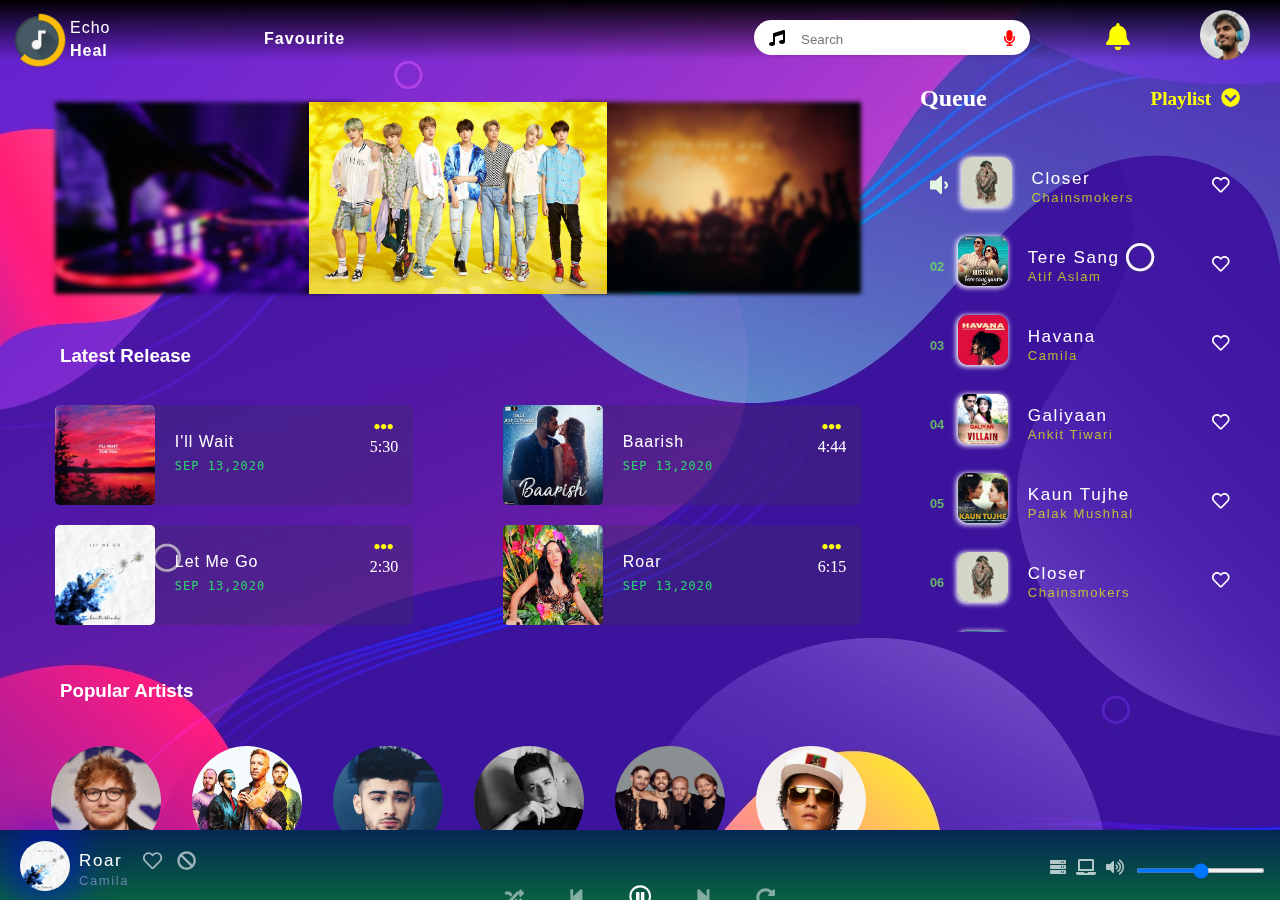
<file: index.html>
<!-- 
THIS PROJECT IS COMPLETELY MADE USING HTML AND CSS AND USES NO FRAMEWORKS

THIS PLAYER IS JUST THE FRONTEND WITHOUT JAVA SCRIPT AND HENCE NO FUNCTIONALITY

THIS WEBPAGE IS FULLY RESPONSIVE AS FAR AS POSSIBLE

THIS PLAYER HAVE A ISSUE IN CRAOUSEL SECTION 
		
		ISSUE :  on hovering over the first carousel , second carousel gets blur , but this is not done on 				hovering on third carousel 

		REASON : We dont have any selector in css to select the div above that div , that is why it fails on       h         hovering over third carousel because second carousel is above it in html code

		SOLUTION : We can solve it using JS (not taught till now).

THIS PAGE WILL TAKE YOU TO ANOTHER WEBPAGE I.E. ARTIST PAGE IF U SELECT ANY ARTIST 

NOTE :::: THIS FILE IS PROPERLY COMMENTED , INFACT READING ONLY THE COMMENTS WILL EXPLAIN YOU THE WHOLE PROJECT


 -->



<!DOCTYPE html>
<html>
<head>
	<!-- Echo Heal is the title of the page and also the name of music player -->
	<title>Echo Heal</title>

	<!-- This is viewport meta data -->
	<meta charset="utf-8" name="viewport" content="initial-scale=1 , width=device-width">

	<!-- Font Awesome Icons Are used completely offline -->
	<link href="fontawesome/css/all.css" rel="stylesheet">
	<script defer src="fontawesome/js/all.js"></script>
	<link href="fontawesome/css/fontawesome.css" rel="stylesheet">
  	<link href="fontawesome/css/brands.css" rel="stylesheet">
  	<link href="fontawesome/css/solid.css" rel="stylesheet">
  	<script defer src="fontawesome/js/brands.js"></script>
  	<script defer src="fontawesome/js/solid.js"></script>
  	<script defer src="fontawesome/js/fontawesome.js"></script>

  	<!-- Stylesheet of this page -->
	<link rel="stylesheet" type="text/css" href="style.css">

	<!-- this adds shortcut icon to the webpage -->
	<link rel="icon" type="image/x-icon" href="media/logo.png">

	<!-- Font awesome online files are also included for the cases when icons are not available offline -->
	<link rel="stylesheet" type="text/css" href="https://use.fontawesome.com/releases/v5.7.1/css/all.css" integrity="sha384-fnmOCqbTlWIlj8LyTjo7mOUStjsKC4pOpQbqyi7RrhN7udi9RwhKkMHpvLbHG9Sr" crossorigin="anonymous">
</head>
<body>
	<!-- *******************************************************************************************
		*********************************************************************************************
		****************************                           **************************************
		****************************        TOP NAV BAR        **************************************
		****************************                           **************************************
		*********************************************************************************************
		******************************************************************************************** 
	-->
	<!-- This section makes the top part of the webpage -->
	<nav >
		<div id="logo"><a href="#"><img src="media/logo.png"></a></div>
		<div id="player-name">Echo<br><b>Heal</b></div>
		<div id="favourite-icon"><i class="fas fa-heart"></i></div>
		<div id="favourite">Favourite</div>
		<!-- this div makes the search box -->
		<div id="search">
			<span id="music"><i class="fas fa-music"></i></span>
			<input type="text" name="search-query" placeholder="Search">
			<span id="microphone"><i class="fas fa-microphone"></i></span>
		</div>
		<div id="notification"><i class="fas fa-bell"></i></div>
		<div id="user"><img src="media/profile.jpg"></div>
	</nav>

	<!-- *******************************************************************************************
		*********************************************************************************************
		****************************                           **************************************
		****************************        MAIN SECTION       **************************************
		****************************                           **************************************
		*********************************************************************************************
		********************************************************************************************
	-->

	<!-- Here starts the main section of the -->
	 <main>


	 	<!-- First section is carousel section which has 3 images -->
		<section id="carousel">
			<div id="carousel1"><img src="media/carousel/carousel1.jpg"></div>
			<div id="carousel2"><img src="media/carousel/carousel2.jpg"></div>
			<div id="carousel3"><img src="media/carousel/carousel3.jpg"></div>
		</section>


		<!-- This heading is for the next section i.e. Latest Releases -->
		<h3 class="section-title">Latest Release</h3>
		<!-- here starts latest releases section -->
		<section id="release">
				<!-- now here every release is considered as a card which has its content
				1. Image
				2. Its Detail 
				
				Note ::::::   display-ib class is used to make the things inline block
				-->
				<div class="release-card">
					<!-- this is image -->
					<div class="release-card-image display-ib"><img src="media/latest english/I'll Wait.jpg"></div>
					<!-- this is detail -->
					<div class="release-card-detail display-ib">
						<!-- this is its name and date of release -->
						<div class="name-date display-ib"> I'll Wait<br><div class="release-date">SEP 13,2020</div></div>
						<!-- here starts the menu for that release -->
						<div class="option display-ib">
							<!-- this is the three dot for the menu to appear -->
							<div class="release-dropdown-icon"><i class="fas fa-ellipsis-h"></i></div>
							<!-- this is menu div , its display is none by default and is to block on hover over 3 dots on th top --> 
							<div class="release-dropdown-menu">
								<ul type="none">
									<li><i class="fas fa-play-circle"></i>&nbsp;&nbsp;Play Now</li>
									<li><i class="fas fa-server"></i>&nbsp;&nbsp;Add to Queue</li>
									<li><i class="fas fa-music"></i>&nbsp;&nbsp;Add to Playlist</li>
									<li><i class="fas fa-info-circle"></i>&nbsp;&nbsp;Get Info</li>
								</ul>
							</div>
						</div>
						<!-- this is the time length of the song -->
						<div class="time">
							5:30
						</div>
					</div>
					<!-- I have given a functionality that on hovering over any release , a div appears with certain background image and a play button , this div is for the same purpose , by default , this div is hidden and appears only on hovering  -->
					<div class="hover-play">
						<div class="hover-play-button"><i class="fas fa-play"></i></div>
					</div>
				</div>

				<!-- release card 2 -->
				<div class="release-card">
					<div class="release-card-image display-ib"><img src="media/latest hindi/baarish.jpeg"></div>
					<div class="release-card-detail display-ib">
						 <div class="name-date display-ib">Baarish <br><div class="release-date">SEP 13,2020</div></div>
						<div class="option display-ib">
							<div class="release-dropdown-icon"><i class="fas fa-ellipsis-h"></i></div>
							<div class="release-dropdown-menu">
								<ul type="none">
									<li><i class="fas fa-play-circle"></i>&nbsp;&nbsp;Play Now</li>
									<li><i class="fas fa-server"></i>&nbsp;&nbsp;Add to Queue</li>
									<li><i class="fas fa-music"></i>&nbsp;&nbsp;Add to Playlist</li>
									<li><i class="fas fa-info-circle"></i>&nbsp;&nbsp;Get Info</li>
								</ul>
							</div>
						</div>
						<div class="time">
							4:44
						</div>
					</div>
					<div class="hover-play">
						<div class="hover-play-button"><i class="fas fa-play"></i></div>
					</div>
				</div>

				<!-- release card 3 -->
				<div class="release-card">
					<div class="release-card-image display-ib"><img src="media/latest english/let me go.jpg"></div>
					<div class="release-card-detail display-ib">
						<div class="name-date display-ib">Let Me Go <br><div class="release-date">SEP 13,2020</div></div>
						<div class="option display-ib">
							<div class="release-dropdown-icon"><i class="fas fa-ellipsis-h"></i></div>
							<div class="release-dropdown-menu">
								<ul type="none">
									<li><i class="fas fa-play-circle"></i>&nbsp;&nbsp;Play Now</li>
									<li><i class="fas fa-server"></i>&nbsp;&nbsp;Add to Queue</li>
									<li><i class="fas fa-music"></i>&nbsp;&nbsp;Add to Playlist</li>
									<li><i class="fas fa-info-circle"></i>&nbsp;&nbsp;Get Info</li>
								</ul>
							</div>
						</div>
						<div class="time">
							2:30
						</div>
					</div>
					<div class="hover-play">
						<div class="hover-play-button"><i class="fas fa-play"></i></div>
					</div>
				</div>

				<!-- release card 4 -->
				<div class="release-card">
					<div class="release-card-image display-ib"><img src="media/latest english/roar.jpg"></div>
					<div class="release-card-detail display-ib">
						<div class="name-date display-ib">Roar <br><div class="release-date">SEP 13,2020</div></div>
						<div class="option display-ib">
							<div class="release-dropdown-icon"><i class="fas fa-ellipsis-h"></i></div>
							<div class="release-dropdown-menu">
								<ul type="none">
									<li><i class="fas fa-play-circle"></i>&nbsp;&nbsp;Play Now</li>
									<li><i class="fas fa-server"></i>&nbsp;&nbsp;Add to Queue</li>
									<li><i class="fas fa-music"></i>&nbsp;&nbsp;Add to Playlist</li>
									<li><i class="fas fa-info-circle"></i>&nbsp;&nbsp;Get Info</li>
								</ul>
							</div>
						</div>
						<div class="time">
							6:15
						</div>
					</div>
					<div class="hover-play">
						<div class="hover-play-button"><i class="fas fa-play"></i></div>
					</div>
				</div>
				<!-- here ends the new releases section -->
		</section><br><br>






		<!-- This heading is for the next section i.e. Popular Artists -->
		<h3 class="section-title">Popular Artists</h3><br>
		<!-- here starts the artists section -->
		<section id="artists">
			<!-- this is the first content of the artists section 
			every content contains a figure with the image of artist and its cation as name -->
			<div class="artist-detail">
				<!-- this is image of the artist -->
				<figure class="artist-image">
					<img src="media/artists/ed-sheeran.jpg">
				</figure>
				<!-- this is name of the artist -->
				<figcaption class="artist-name">
					Ed Sheeran
				</figcaption>
				<!-- I have given a functionality that on hovering over any artist image , a div appears with certain background image and a play button , this div is for the same purpose , by default , this div is hidden and appears only on hovering  -->
				<div class="expand-artist">
					<a href="artist.html"><div class="expand-artist-icon"><i class="fas fa-play"></i></div></a>
				</div>
			</div>

			<!-- artist 2 -->
			<div class="artist-detail">
				<figure class="artist-image">
					<img src="media/artists/coldplay.jpg">
				</figure>
				<figcaption class="artist-name">
					Coldplay
				</figcaption>
				<div class="expand-artist">
					<a href="artist.html"><div class="expand-artist-icon"><i class="fas fa-play"></i></div></a>
				</div>
			</div>

			<!-- artist 3 -->
			<div class="artist-detail">
				<figure class="artist-image">
					<img src="media/artists/zayn.jpg">
				</figure>
				<figcaption class="artist-name">
					Zayn
				</figcaption>
				<div class="expand-artist">
					<a href="artist.html"><div class="expand-artist-icon"><i class="fas fa-play"></i></div></a>
				</div>
			</div>

			<!-- artist 4 -->
			<div class="artist-detail">
				<figure class="artist-image">
					<img src="media/artists/charlie-puth.jpg">
				</figure>
				<figcaption class="artist-name">
					Charlie Puth
				</figcaption>
				<div class="expand-artist">
					<a href="artist.html"><div class="expand-artist-icon"><i class="fas fa-play"></i></div></a>
				</div>
			</div>

			<!-- artist 5 -->
			<div class="artist-detail">
				<figure class="artist-image">
					<img src="media/artists/imagine-dragon.jpg">
				</figure>
				<figcaption class="artist-name">
					Imagine Dragon
				</figcaption>
				<div class="expand-artist">
					<a href="artist.html"><div class="expand-artist-icon"><i class="fas fa-play"></i></div></a>
				</div>
			</div>

			<!-- artist 6  -->
			<div class="artist-detail">
				<figure class="artist-image">
					<img src="media/artists/bruno-mars.jpg">
				</figure>
				<figcaption class="artist-name">
					Bruno Mars
				</figcaption>
				<div class="expand-artist">
					<a href="artist.html"><div class="expand-artist-icon"><i class="fas fa-play"></i></div></a>
				</div>
			</div>
			<!-- here ends the artists section -->
		</section>
		<br><br><br>


		<!-- ################ this is station section ################ -->
		<section id="stations">
		<!-- it has two parts 
		1. Logo 
		2. list of stations -->
			<div id="station-logo">
			<!-- logo has three layers 
			1. bottom
			2.mid
			3. top -->
				<div id="bottom">
					<div id="mid">
						<div id="top">
							<!-- top layer has a image and a word station -->
							<div><img src="media/logo.png"></div>
							<div id="station-title">Stations</div>
						</div>
					</div>
				</div>
			</div>
			<!-- here starts the list of statiopn -->
			<div id="station-list">
				<div class="station-detail">

					<div class="station-image"><img src="media/stations/workout.jpg"></div> <!-- station image -->
					<div class="station-name">
						<!-- station name -->
						<div>Workout</div>
					</div>
				</div>
				<div class="station-detail">
					<div class="station-image"><img src="media/stations/rock.jpg"></div>
					<div class="station-name">
						<div>Rock</div>
					</div>
				</div>
				<div class="station-detail">
					<div class="station-image"><img src="media/stations/pop.jpg"></div>
					<div class="station-name">
						<div>Pop</div>
					</div>
				</div>
				<div class="station-detail">
					<div class="station-image"><img src="media/stations/chill.jpg"></div>
					<div class="station-name">
						<div>Chill</div>
					</div>
				</div>
				<div class="station-detail">
					<div class="station-image"><img src="media/stations/love.jpg"></div>
					<div class="station-name">
						<div>Love</div>
					</div>
				</div>
				<div class="station-detail">
					<div class="station-image"><img src="media/stations/retro.jpg"></div>
					<div class="station-name">
						<div>Retro</div>
					</div>
				</div>
			</div>
		</section>

		<br><br><br>



		<!-- there is a category section also which has three categories
		1. party
		2. electronics
		3. road -->
		<!-- here starts the catrgory sectiom -->
		<section id="category">
			<!-- Every div has a card which contains a image i.e. theme and the category name -->
			<div class="category-card">
				<!-- this is category image -->
				<img src="media/category/party.jpg" class="category-card-background">
				<!-- this is category name -->
				<div class="category-card-name" id="party">Party</div>
			</div>
			<!-- this is second card -->
			<div class="category-card">
				<img src="media/category/electronic.jpg" class="category-card-background">
				<div class="category-card-name" id="electronic">Electronic</div>
			</div>
			<!-- this is third card -->
			<div class="category-card">
				<img src="media/category/road.jpg" class="category-card-background">
				<div class="category-card-name" id="road-trip">Road Trip</div>
			</div>
			<!-- here ends the category section -->
		</section><br>
		

		<!-- This heading is for the next section i.e. Latest English -->
		<h3 class="section-title">Latest English</h3>
		<!-- here starts the section  -->
		<section id="english">
			<!-- in this section every section contains a div which has a figure and its caption  -->
			<div>
				<!-- this is the song thumbnail image -->
				<figure>
					<img src="media/latest english/I'll Wait.jpg">
				</figure>
				<!-- figure caption contains song name and its date of release  -->
				<figcaption>
					<div class="english-name">I'll Wait</div>
					<div class="english-date"> SEP 11,2020</div>
				</figcaption>
			</div>
			<div>
				<figure>
					<img src="media/latest english/let me go.jpg">
				</figure>
				<figcaption>
					<div class="english-name">Let Me Go</div>
					<div class="english-date">SEP 09,2020</div>					
				</figcaption>
			</div>
			<div>
				<figure>
					<img src="media/latest english/qurantine clean.jpg">
				</figure>
				<figcaption>
					<div class="english-name">Quarantine Clean</div>
					<div class="english-date">AUG 31,2020</div>					
				</figcaption>
			</div>
			<div>
				<figure>
					<img src="media/latest english/roar.jpg">
				</figure>
				<figcaption>
					<div class="english-name">Roar</div>
					<div class="english-date">AUG 23,2020</div>	
				</figcaption>
			</div>
			<div>
				<figure>
					<img src="media/latest english/toosie slide.jpg">
				</figure>
				<figcaption>
					<div class="english-name">Toosie Slide</div>
					<div class="english-date">AUG 16,2020</div>					
				</figcaption>
			</div>
			<div>
				<figure>
					<img src="media/latest english/uptown funk.png">
				</figure>
				<figcaption>
					<div class="english-name">Uptown Funk</div>
					<div class="english-date">JUL 25,2020</div>
				</figcaption>
			</div>
			<!-- here ends the section of latest english releases  -->
		</section><br>



		<!-- This heading is for the next section i.e. Latest Hindi -->
		<h3 class="section-title">Latest Hindi</h3>
		<!-- here starts the section 

		NOTE :::: THIS SECTION IS TOTALLY SAME AS THE SECTION OF LATEST ENGLISH SO I HAVE USED SAME CLASSES AS WELL THAT IS WHY THE CLASS NAME OF HINDI SECTION CONTAINS ENGLISH WORD

		-->
		<section id="hindi">
			<div>
				<figure>
					<img src="media/latest hindi/baarish.jpeg">
				</figure>
				<figcaption>
					<div class="english-name">Baarish</div>
					<div class="english-date">JUL 25,2020</div>
				</figcaption>
			</div>
			<div>
				<figure>
					<img src="media/latest hindi/galiyaan.jpg">
				</figure>
				<figcaption>
					<div class="english-name">Galiyaan</div>
					<div class="english-date">AUG 16,2020</div>		
				</figcaption>
			</div>
			<div>
				<figure>
					<img src="media/latest hindi/tere sang yara.jpg">
				</figure>
				<figcaption>
					<div class="english-name">Tere Sang</div>
					<div class="english-date">AUG 23,2020</div>	
				</figcaption>
			</div>
			<div>
				<figure>
					<img src="media/latest hindi/giveme some sunshine.jpg">
				</figure>
				<figcaption>
					<div class="english-name">Sunshine</div>
					<div class="english-date">AUG 31,2020</div>		
				</figcaption>
			</div>
			<div>
				<figure>
					<img src="media/latest hindi/kaun tujhe.jpg">
				</figure>
				<figcaption>
					<div class="english-name">Kaun Tujhe</div>
					<div class="english-date">SEP 09,2020</div>	
				</figcaption>
			</div>
			<div>
				<figure>
					<img src="media/latest hindi/tera ban jaunga.jpg">
				</figure>
				<figcaption>
					<div class="english-name">Tera Ban Jauga</div>
					<div class="english-date"> SEP 11,2020</div>
				</figcaption>
			</div>
		</section>
		<br><br><br><br>
	</main>

	<!-- HERE ENDS THE MAIN SECTION -->




	 <!-- *******************************************************************************************
		*********************************************************************************************
		****************************                           **************************************
		****************************        ASIDE SECTION      **************************************
		****************************                           **************************************
		*********************************************************************************************
		********************************************************************************************  -->
	

	<!-- THIS ASIDE SECTION IS FOR THE SECTION ON THE RIGHT OF THE PAGE
		
		THIS SECTION CONTAINS TWO THINGS

		1. UPPER SECTION I.E. HEADING AND A DROP DOWM MENU 
		2. LIST OF SONGS 

	 -->
<aside>
		<!-- THIS IS THE UPPER SECTION OF ASIDE SECTION I.E. HEADING AND THE DROPDOWN MENU  -->
	<div id="left-arrow-menu"><i class="fas fa-angle-double-left"></i> <span id="more">More</span></div>
	<div id="aside-main">
		<div class="name-dropdown">
			<!-- THIS IS THE HEADING -->
			<div class="display-ib" id="aside-name">
				<h2>Queue</h2>
			</div>
			<!-- THIS IS THE DROPDOWN MENU -->
			<div class="display-ib" id="dropdown">
				<!-- THIS IS THE DROPDOWN ICON -->
				<div id="dropdown-icon"> Playlist &nbsp;<i class="fas fa-chevron-circle-down"></i></div>
				<!-- THIS IS DROPDOWN MENU , BY DEFAULT ITS DISPLAY IS NONE AND IT APPEARS ONLY ON HOVERING OVER THE DROPDOWN ICON  -->
				<div class="dropdown-menu">
					<ul type="none">
						<li class="playlist-button">Playlist</li>
						<hr>
						<li class="favourite-button">Favourite Songs</li>
					</ul>
				</div>
			</div>
		</div>

		<!-- HERE STARTS THE LIST ON SONGS -->
		<div id="queue-list">
			<!-- IT IS AN UNORDERED LSIT  -->
			<ul type="none">
				<li>
					<!-- EVERY LIST ITEM CONTAINS A NUMBERING , SONG IMAGE , SONG DETAIL AND FAVOIUITE BUTTON -->
					<div class="queue-item">
						<!-- THIS IS THE SEQUENCE NUMBER -->
						<div class="number display-ib" id="now-playing"><i class="fas fa-volume-down"></i></div>
						<!-- THIS IS THE SONG IMAGE -->
						<div class="queue-item-image display-ib"><img src="media/queue/closer.jpg"></div>
						<!-- THIS IS SONG DETAIL -->
						<div class="queue-item-detail display-ib">
							<div class="song">Closer</div>
							<div class="singer">Chainsmokers</div>
						</div>
						<!-- THIS IS THE FAVOURITE SONG ICON -->
						<div class="add-favourite display-ib"><i class="far fa-heart"></i></div>
					</div>
				</li>

				<!-- SECOND LIST ITEM -->
				<li>
					<div class="queue-item">
						<div class="number display-ib">02</div>
						<div class="queue-item-image display-ib"><img src="media/queue/tere sang yara.jpg"></div>
						<div class="queue-item-detail display-ib">
							<div class="song">Tere Sang</div>
							<div class="singer">Atif Aslam</div>
						</div>
						<div class="add-favourite display-ib"><i class="far fa-heart"></i></div>
					</div>
				</li>
				<li>
					<div class="queue-item">
						<div class="number display-ib">03</div>
						<div class="queue-item-image display-ib"><img src="media/queue/havana.jpg"></div>
						<div class="queue-item-detail display-ib">
							<div class="song">Havana</div>
							<div class="singer">Camila</div>
						</div>
						<div class="add-favourite display-ib"><i class="far fa-heart"></i></div>
					</div>
				</li>
				<li>
					<div class="queue-item">
						<div class="number display-ib">04</div>
						<div class="queue-item-image display-ib"><img src="media/queue/galiyaan.jpg"></div>
						<div class="queue-item-detail display-ib">
							<div class="song">Galiyaan</div>
							<div class="singer">Ankit Tiwari</div>
						</div>
						<div class="add-favourite display-ib"><i class="far fa-heart"></i></div>
					</div>
				</li>
				<li>
					<div class="queue-item">
						<div class="number display-ib">05</div>
						<div class="queue-item-image display-ib"><img src="media/queue/kaun tujhe.jpg"></div>
						<div class="queue-item-detail display-ib">
							<div class="song">Kaun Tujhe</div>
							<div class="singer">Palak Mushhal</div>
						</div>
						<div class="add-favourite display-ib"><i class="far fa-heart"></i></div>
					</div>
				</li>
				<li>
					<div class="queue-item">
						<div class="number display-ib">06</div>
						<div class="queue-item-image display-ib"><img src="media/queue/closer.jpg"></div>
						<div class="queue-item-detail display-ib">
							<div class="song">Closer</div>
							<div class="singer">Chainsmokers</div>
						</div>
						<div class="add-favourite display-ib"><i class="far fa-heart"></i></div>
					</div>
				</li>
				<li>
					<div class="queue-item">
						<div class="number display-ib">07</div>
						<div class="queue-item-image display-ib"><img src="media/queue/tere sang yara.jpg"></div>
						<div class="queue-item-detail display-ib">
							<div class="song">Tere Sang</div>
							<div class="singer">Atif Aslam</div>
						</div>
						<div class="add-favourite display-ib"><i class="far fa-heart"></i></div>
					</div>
				</li>
				<li>
					<div class="queue-item">
						<div class="number display-ib">08</div>
						<div class="queue-item-image display-ib"><img src="media/queue/havana.jpg"></div>
						<div class="queue-item-detail display-ib">
							<div class="song">Havana</div>
							<div class="singer">Camila</div>
						</div>
						<div class="add-favourite display-ib"><i class="far fa-heart"></i></div>
					</div>
				</li>
				<li>
					<div class="queue-item">
						<div class="number display-ib">09</div>
						<div class="queue-item-image display-ib"><img src="media/queue/havana.jpg"></div>
						<div class="queue-item-detail display-ib">
							<div class="song">Havana</div>
							<div class="singer">Camila</div>
						</div>
						<div class="add-favourite display-ib"><i class="far fa-heart"></i></div>
					</div>
				</li>
				<li>
					<div class="queue-item">
						<div class="number display-ib">10</div>
						<div class="queue-item-image display-ib"><img src="media/queue/kaun tujhe.jpg"></div>
						<div class="queue-item-detail display-ib">
							<div class="song">Kaun Tujhe</div>
							<div class="singer">Palak Mushhal</div>
						</div>
						<div class="add-favourite display-ib"><i class="far fa-heart"></i></div>
					</div>
				</li>
				<li>
					<div class="queue-item">
						<div class="number display-ib">11</div>
						<div class="queue-item-image display-ib"><img src="media/queue/closer.jpg"></div>
						<div class="queue-item-detail display-ib">
							<div class="song">Closer</div>
							<div class="singer">Chainsmokers</div>
						</div>
						<div class="add-favourite display-ib"><i class="far fa-heart"></i></div>
					</div>
				</li>
				<li>
					<div class="queue-item">
						<div class="number display-ib">12</div>
						<div class="queue-item-image display-ib"><img src="media/queue/tere sang yara.jpg"></div>
						<div class="queue-item-detail display-ib">
							<div class="song">Tere Sang</div>
							<div class="singer">Atif Aslam</div>
						</div>
						<div class="add-favourite display-ib"><i class="far fa-heart"></i></div>
					</div>
				</li>
				<li>
					<div class="queue-item">
						<div class="number display-ib">13</div>
						<div class="queue-item-image display-ib"><img src="media/queue/havana.jpg"></div>
						<div class="queue-item-detail display-ib">
							<div class="song">Havana</div>
							<div class="singer">Camila</div>
						</div>
						<div class="add-favourite display-ib"><i class="far fa-heart"></i></div>
					</div>
				</li>
				<li>
					<div class="queue-item">
						<div class="number display-ib">14</div>
						<div class="queue-item-image display-ib"><img src="media/queue/kaun tujhe.jpg"></div>
						<div class="queue-item-detail display-ib">
							<div class="song">Kaun Tujhe</div>
							<div class="singer">Palak Mushhal</div>
						</div>
						<div class="add-favourite display-ib"><i class="far fa-heart"></i></div>
					</div>
				</li>
				<li>
					<div class="queue-item">
						<div class="number display-ib">15</div>
						<div class="queue-item-image display-ib"><img src="media/queue/closer.jpg"></div>
						<div class="queue-item-detail display-ib">
							<div class="song">Closer</div>
							<div class="singer">Chainsmokers</div>
						</div>
						<div class="add-favourite display-ib"><i class="far fa-heart"></i></div>
					</div>
				</li>
				<br>
				<br>
			</ul>
		</div>
	</div>
		<!-- HERE ENDS THE ASIDE SECTION -->
	</aside>














<!-- 
	*******************************************************************************************
	*********************************************************************************************
	****************************                           **************************************
	****************************        FOOTER PLAYER      **************************************
	****************************                           **************************************
	*********************************************************************************************
	********************************************************************************************  -->

	<!-- HERE STARTS THE FOOTER SECTION OF THE PAGE WHICH IS BASICALLY THE PLAYER AND SHOWS ABOUT CURRENTLY PLAYING SONG -->
	
	<!-- THIS SECTION HAS THREE PARTS 
	1. DETAILS ABOUT CURRENT SONG
	2. CONTROLS
	3. OTHER CONTROLS -->
	<footer>

		<!-- THIS IS THE FIRST PART I.E. INFO OF THE SONG CURRENTLY PLAYED -->
		<div id="current-song">
			<!-- THIS IS SONG IMAGE -->
			<div id="current-song-image">
				<img src="media/latest english/let me go.jpg">
			</div>
			<!-- THIS IS NAME AND SINGER -->
			<div id="current-song-detail">
				<div class="song">Roar</div>
				<br>
				<div class="singer">Camila</div>
			</div>
			<!-- THIS IS FAVOURITE AND REMOVE BUTTON -->
			<div id="current-song-fn">
				<i class="far fa-heart"></i>
				&nbsp;
				<i class="fas fa-ban"></i>
			</div>
		</div>

		<!-- THIS SECTION CONTAINS THE CONTROLS AND IS NAMED AS PROGRESS BCZ ITS SHOWS THE PROGRESS OF THE SONG -->
		<!-- THIS SECTION CONTAINS TWO PARTS 
		1. CONTROLS AS A LIST
		2. SLIDER AS A RANGE TYPE OF INPUT -->
		<div id="progress">
			<!-- THESE ARE CONTROL ICONS -->
			<div id="progress-icons">
				<ul type="none" class="horizontal-list">
					<li><i class="fas fa-random"></i></li>
					<li><i class="fas fa-step-backward"></i></li>
					<li id="play-pause"><i class="far fa-pause-circle"></i></li>
					<li><i class="fas fa-step-forward"></i></li>
					<li><i class="fas fa-redo-alt"></i></li>
				</ul>
			</div>
			<!-- THIS A PROGRESS INDICATOR -->
			<div id="progress-bar">
				<span id="running-time">1:04</span>&nbsp;
				<input type="range" name="">&nbsp;
				<span id="total-time">5:37</span>
			</div>
		</div>
		<div id="volume">
			<!-- THIS I THE LAST PART AND CONTAINS VOLUME CONTROL AND SOME OTHER ICONS -->
			<ul type="none" class="horizontal-list">
				<li><i class="fas fa-server"></i></li>
				<li><i class="fas fa-laptop"></i></li>
				<li><i class="fas fa-volume-up"></i></li>
				<li id="volume-range"><input type="range" name=""></li>
			</ul>
		</div>
		<div id="expand" ><i class="fas fa-expand-alt"></i></div>

		<!-- HERE ENDS THE FOOTER SECTION -->
	</footer>
</body>
</html>
</file>
<file: style.css>
/*
THIS IS THE CSS FILE FOR THE MAIN PAGE 

NOTE ::: THIS CSS FILE IS PROPERLY COMMENTED WHEREVER REQUIRED 

NOTE ::: IN THIS FILE CSS CODE IS GROUPED INTO SECTION , 
		 
		 Eg. IF U WANT TO SEE THE CSS OF ARTIST SECTION , THEY ARE GROUPED SEPERATELY . 
				If you want to see the keyframes of animation . they are grouped together

*/


/*THIS IS BODY PROPERTIES*/
body{
	margin: 0;
	background-image: url(media/bg1.jpg); 
	position: fixed; /* i have made the page fixed , i.e. u can't scroll the page */
	width: 100%;
}

/*hided the scrollbar at the right of the browser*/
body::-webkit-scrollbar {
  display: none;
}

/*this is a common class used to set the display to inline block*/
.display-ib{
	display: inline-block;
}


/*******************************************************************************************
*********************************************************************************************
****************************                           **************************************
****************************  	 ANIMATION KEYFRAMES   **************************************
****************************                           **************************************
*********************************************************************************************
********************************************************************************************/
@keyframes zoom-in-zoom-out{
	/*zooms in and zooms out the content*/
	from{
		transform:scale(1);
	}
	to{
		transform:scale(1.1);
	}
}
@keyframes ring{
	/*used to ring and vibrate the notification bell  icon*/
	from{
		transform: rotate(-20deg);
	}
	to{
		transform: rotate(20deg);
	}
}
@keyframes rotating{
	/*used to constantly keep rotating the logo of the website at top left corner*/
	from{
		transform: rotate(-360deg);
	}
	to{
		transform: rotate(360deg);
	}
}
@keyframes hover-shadow-change{
	/*used to change the shadow on hover*/
	from{
		background-color: rgba(203,187,187,0.5);
	}
	to{
		background-color: rgba(203,187,187,0.4);
	}
}













/*******************************************************************************************
*********************************************************************************************
****************************                           **************************************
****************************  	    TOP NAV BAR        **************************************
****************************                           **************************************
*********************************************************************************************
********************************************************************************************/
/*top nav bar section */
nav{
	height: 50px;
	width: 100%;
	background-image: linear-gradient(black , transparent);
	padding-top:10px;
	display: flex; 
	position: relative;
}

/*logo image div*/
#logo{
	margin-left: 10px;
}

/*logo image*/
#logo img{
	height: 60px;
	width: 60px;
	animation: rotating 3s linear infinite ; /* the image always keeps rotating*/
}

/*player name just after the logo*/
#player-name{
	color: white;
	font-family: sans-serif;
	font-size: 1rem;
	margin-top: 6px;
	line-height: 23px;
	letter-spacing: 1px;
}

/*this is the property of heart shaped icon which is visible only at small pixel devices
i.e. Favourite word is substituted by heart icon*/
#favourite-icon{
	color: red;
	margin-left: 4%;
	margin-top: 10px;
	font-size: 2.5rem;
	animation: zoom-in-zoom-out 1s ease-in-out infinite alternate; /*zoom-in zoom-out effect*/
	display: none;/* initially i.e. at large pixel device display is none*/
}

/*favourite word at the top */
#favourite{
	color: white;
	margin-left: 12%;
	font-family: sans-serif;
	margin-top: 20px;
	font-size: 1rem;
	letter-spacing: 1px;
	font-weight: bold;
	animation: zoom-in-zoom-out 1s ease-in-out infinite alternate;/* it always zooms in zooms out*/
}

/*this is the property of searchbox div*/
#search{
	background-color: white;
	padding: 10px;
	border-radius: 20px;
	height: 15px;
	margin-top: 10px;
	margin-left: 25%;
	width: 20%;
	position: absolute;
	right: 250px;
}
#music{
	margin-left: 5px;  /*left icon in the search box , it disappears on small scale devices*/
}
#search input{ /*PROPERTIES OF INPUIT BOX IN SEARCH */
	margin-left: 10px;
	border-style: none;
	width:60%;
}
input:focus{ /*THIS IS TO AVOID BORDER WHEN USER TYPES IN THE INPUT BOX*/
	outline: none;
}
#microphone{ /*PROPERTIES OF MICROPHONE ICON AT THE RIGHT OF SEARCH BOX*/
	float: right;
	margin-right: 5px;
	color: red;
}
#notification{
	position: absolute;
	right: 150px;
	color: yellow ; 
	font-size: 1.7rem;
	margin-top: 13px;
	animation: ring 0.1s linear 2s alternate 100; /*ANIMATION USED TO RING THE BELL*/
}
#user{
	position: absolute;
	right: 30px;
	height: 50px;
	width: 50px;
}
#user img{
	height: 100%;
	width: 100%;
	border-radius: 50%;
}

/************************ MEDIA QUERIES **************************/
/*MEDIA CODES ARE SAME AS THAT IN ARTIST SECTION*/
@media (max-width: 750px){
	#favourite{
		display: none;
	}
	#favourite-icon{
		display: initial;
		font-size: 1.7rem;
		margin-top: 15px;
	}
	#notification{
		right:110px;
	}
	#search{
		right: 175px;
		width:30%;
		height: 15px;
	}
}
@media (max-width: 650px){
	
	#search{
		right: 150px;
		width:30%;
		height: 15px;
	}
	#music{
		display: none;
	}
	#notification , #favourite-icon {
		font-size: 1.5rem;
		margin-top: 14px;
	}
	#logo img , #user{
		height: 50px ; 
		width: 50px;
		margin-top: 3px;
	}
	#player-name{
		font-size: 0.9rem;
		line-height: 15px;
		margin-top: 13px;
	}
}
@media (max-width: 550px){
	#search{
		right: 150px;
		width:30%;
		height: 15px;
	}
	#notification , #favourite-icon {
		font-size: 1.5rem;
		margin-top: 13px;
	}
	#logo img , #user{
		height: 40px ; 
		width: 40px;
		margin-top: 6px;
	}
	#player-name{
		font-size: 0.9rem;
		line-height: 15px;
		margin-top: 13px;
	}
}
@media (max-width: 470px){
	#notification{
		right:70px;
	}
	#search{
		right: 100px;
		width:30%;
		height: 15px;
	}
	#user{
		right: 20px;
	}
}
@media (max-width: 400px){
	#favourite-icon{
		display: none;
	}
	#user{
		right: 10px;
	}
	#notification{
		right: 60px;
	}
}


/*******************************************************************************************
*********************************************************************************************
****************************                           **************************************
****************************  	    MAIN SECTION       **************************************
****************************                           **************************************
*********************************************************************************************
********************************************************************************************/
main{
	/*OVERFLOW IS SCROLL WITH SCROLL BAR HIDDEN AND DISPLAY IS INLINE BLOCK BECAUSE WE NEED TO PLACE ASIDE SECTION AS WELL*/
	overflow: scroll;
	margin:10px;
	height: 86vh;
	width:70%;
	display: inline-block;
}
main::-webkit-scrollbar {
  display: none;
}
main section:not(#carousel){
	display: flex; 
	flex-flow: row wrap;
	justify-content: space-around;

}
.section-title{
	color: white;
	text-align: left;
	margin-left: 50px;
	font-family: sans-serif;
}

/*########################################################################################
**********************************     CAROUSEL    **************************************
##########################################################################################*/
#carousel{
	display: flex;	
	justify-content: center;
	align-items: center;
	height: 20vw;
}
#carousel div{
	width:30vw;
  	height: 15vw;
	position: relative;
}
#carousel div img{
	height: 100%;
	width: 100%;
}
#carousel1{
	left:5%;
	filter: blur(2px);  /*USED TO BLUR THE CAROUSEL*/
  -webkit-filter: blur(2px);
}
#carousel2{
	z-index: 1;
}
#carousel3{
	left:-5%;
	filter: blur(2px);
  -webkit-filter: blur(2px);
}
#carousel div:hover{
	width: 36vw;
	height: 18vw;
	position: relative;
	z-index: 2;
	transition: all 0.2s ease-in-out;
	box-shadow: 0 0 10px 8px black;
	filter: blur(0px);
  	-webkit-filter: blur(0px);
  	cursor: pointer;
}
#carousel1:hover~#carousel2{
	filter: blur(2px);
	-webkit-filter: blur(2px);
}
#carousel3:hover #carousel2{
	opacity: 0.4;
}
#carousel1:hover,#carousel3:hover{
	opacity: 1;
}

/*########################## MEDIA QUERIES ######################*/

@media (max-width: 900px){
	#carousel{
		height: 23vw;
	}
	#carousel div{
		width:34vw;
	  	height: 20vw;
	}
	#carousel div:hover{
		width: 38vw;
		height: 24vw;
	}
}

@media (max-width: 400px){
	#carousel{
		height: 250px;
		flex-direction: column;
		/*AT 400 PX THE FLEX DIRECTION CHANGES FROM ROW TO COLUMN*/
	}
	#carousel div{
		width:50vw;
	  	height: 30vw;
	}
	#carousel div:hover{
		width: 57vw;
		height: 37vw;
	}
	#carousel1{
		left:0%;
		bottom: -25%;
		filter: blur(2px);
	  -webkit-filter: blur(2px);
	}
	#carousel2{
		z-index: 1;
	}
	#carousel3{
		left:0%;
		top:-25%;
	}
	#release{
		margin-top: -10px;
	}
}




/*########################################################################################
*******************************     LATEST RELEASE    ************************************
##########################################################################################*/

#release>div{
	width: 40%;
	height:100px;
	background-color: rgba(63,42,106,0.4);
	border-radius: 5px;
	margin-top: 20px;
}
.release-card{
	display: flex ; 
	margin-top: 10px;
	color: white;
	position: relative;
}
.hover-play{
	height: 100%;
	width: 100%;
	display: none;
	position: absolute;
	border-radius: 5px;
	background-color: rgba(195,223,198,0.6);
	animation: hover-shadow-change 4s ease-in-out infinite alternate;
	transition: box-shadow 2s ease-in-out;
}
.hover-play-button{
	position: absolute;
	font-size: 2rem;
	top:35px;
	left: 43px;
	color: black;
	animation: zoom-in-zoom-out 0.3s ease-in-out infinite alternate;/* ZOOM IN ZOOM OUT EFFECT OF PLAY BUTTON*/
}
.release-card:hover .hover-play{
	display: initial;
	box-shadow: 0 0 10px 1px black ;
}
.hover-play-button{
	cursor: pointer;
}
.release-card img{
	height: 100px; 
	width: 100px;
	border-radius: 5px;
}
.name-date{
	margin-left: 20px;
	margin-top: 25px;
	line-height: 1.5rem;
	color: white;
	font-family: sans-serif;
	letter-spacing: 1px;
}
.release-date{
	color:rgb(40,236,104,0.9);
	font-size: 12px;
	letter-spacing: 1px;
	font-family: monospace;
}
.option{
	position: absolute;
	top:10px;
	right: 20px;
	line-height: 1.5rem;
	z-index: 1;
}
.release-dropdown-icon { /*PROPERTIES OF THREE DOTS FOR MENU*/
	float: right;
	font-size: 1.2rem;
	font-weight: bold;
	color: yellow;
}
.release-dropdown-icon:hover{
	cursor: pointer;
}
.release-dropdown-menu{ /*INITIALLY THE MENU IS HIDDEN*/
	display: none;
	margin-right: 16px;
	background-color: cyan;
	transition: box-shadow 2s ease-in-out;
	border-radius: 20px;
}
.release-dropdown-menu ul{
	margin: 0;
	padding: 0;
	border:4px solid red;
	margin-top: 20px;
	border-radius: 20px;
}
.release-dropdown-menu ul li{
	padding:0px 10px 0px 10px;
	margin-top: 0px;
	color:blue;
	font-weight: bold;
	font-size: 14px;
}
.release-dropdown-menu ul li:hover{
	cursor: pointer;
}
.release-dropdown-menu ul li:first-child{
	padding-top: 10px;
	border-bottom: none;
}
.option:hover .release-dropdown-menu{
	/*MENU IS DISPLAYED ON HOVERING*/
	display: block;
	box-shadow: 0 0 20px 4px black;
}
.time{
	position: absolute;
	right: 15px;
	top:30px;
	line-height: 1.5rem;
}

/*########################   MEDIA QUERIES   ######################*/

@media (max-width: 650px){
	.name-date{
		margin-left: 8px;
	}
	#release>div{
		width:400px!important;
	}
	#release{
		padding-left: 30px;
		padding-right: 30px;
	}
}
@media (max-width: 945px){
	.name-date{
		margin-left: 5px;
	}
}
@media (max-width: 900px){
	.name-date{
		margin-left: 8px;
	}
}






/*########################################################################################
*******************************     POPULAR ARTISTS   ************************************
##########################################################################################*/
#artists{
	margin-right: 25px;
	margin-left: 25px;
	margin-top: -5px;
}
#artists a{
	color: black;
}
.expand-artist{
	position: absolute;
	top: 0;
	left: 1px;
	height: 110px ; 
	width: 110px;
	margin:auto;
	padding: 0;
	display: none;
	border-radius: 50%;
	background-color: rgba(203,187,187,0.5);
	box-shadow: 0 0 10px 1px black ;
}
.expand-artist-icon{
	position: absolute;
	top:40px;
	left: 45px;
	font-size: 2rem;
	animation: zoom-in-zoom-out 0.3s ease-in-out infinite alternate;
}
.artist-detail:hover .expand-artist{
	display: block;
	/*z-index: 1;*/
	cursor: pointer;
}
#artists>div{
	height: auto;
	width:110px;
	padding: 0;
	margin:0;
	position: relative;
	margin-top: 12px;
}
.artist-image{
	height: 110px ; 
	width: 110px;
	margin:auto;
	padding: 0;
}

.artist-image img{
	border-radius: 50%;
	height: 100%;
	width: 100%;
}

.artist-name{
	text-align: center;
	color: white;
	font-family: sans-serif;
	margin-top: 10px;
	font-size: 13px;
	letter-spacing: 1px;
}


@media (max-width: 1074px){
	#artists>div{
		width:90px;
	}
	.artist-image{
		height: 90px ; 
		width: 90px;
	}
	.expand-artist{
		height: 90px ; 
		width: 90px;
		left: 1px;
	}
	.expand-artist-icon{
		position: absolute;
		top:30px;
		left: 35px;
	}
}

@media (max-width: 670px){
	#artists>div{
		margin-left: 20px;
		margin-right: 20px;
	}
}


/*########################################################################################
*******************************        STATIONS       ************************************
##########################################################################################*/

#stations{
	display: flex;
	justify-content: space-around;
	align-items: center;
	background-image: linear-gradient(90deg,rgba(232,81,7,0.7),rgba(40,21,229,0.6),rgba(232,81,7,0.7));
	/*there are three colours in gradient*/
	width:90%;
	margin:auto;
	position: relative;
}
#station-list{
	flex-grow: 1;
	flex-shrink: 1;
	display: flex;
	flex-flow: row wrap;
	justify-content: space-around;
	align-items: center;
	margin:10px;
}
#station-logo{
	margin-right: 10px;
	margin-left: 10px;
	height: 140px;
	margin-top: 20px;
	margin-bottom: 20px;
	flex-direction: column;
	justify-content: center;
}
#bottom{
	width:190px;
	height: 100px ; 
	background-color: yellow; 
	position: relative;
	margin-top: 20px;
}
#mid{
	width:170px;
	height: 120px ; 
	background-color: #F0BC10; 
	position: relative;
	top:-10px;
	left:10px;
}
#top{
	width:150px;
	height: 140px ; 
	position: relative;
	top:-10px;
	left:10px;
	background-color: red ; 
	display: flex;
	flex-direction: column;
	justify-content: center;
	align-items: center;
}
#top img{
	height:70px;
	width: 70px;
	margin-top: -10px;
	animation: rotating 3s linear infinite ; /* to constantly rotate the image on the top layer*/
}
#station-title{
	color: white;
	font-size: 1.2rem;
	font-weight: bold;
	margin-top: 10px;
	font-family: "Segoe UI", Arial, sans-serif;
}
.station-detail{
	 height: 80px;
	 width: 80px;
	 background-image: linear-gradient(transparent,blue 50%);
	 position: relative;
	 margin-left: 5px;
	 margin-right: 5px;
	 border-radius: 50%;
	 cursor: pointer;
	 margin-top: 5px;
	 margin-bottom: 5px;
}
.station-detail:hover{
	 background-image: linear-gradient(transparent,black);
}
.station-image{
	height: 100%;
	width: 100%;
	opacity: 0.7;
}
.station-image img{
	height: 100%;
	width: 100%;
	border-radius: 50%;
	border: 0.8px solid black;
}
.station-name{
	position: absolute;
	top:0;
	color: white;
	font-weight: bold;
	font-size: 1.1rem;
	left: 0;
	height: 100%;
	width: 100%;
	display: flex;
	justify-content: center;
	align-items: center;
}

@media (max-width: 900px){

	/*at 900 px I have re3duced the size of station logo*/
	#station-logo{
		height: 120px;
	}
	#bottom{
		width:170px;
		height: 80px ; 
	}
	#mid{
		width:150px;
		height: 100px ; 
	}
	#top{
		width:130px;
		height: 120px ; 
	}
	#top img{
		height:45px;
		width: 45px;
	}
	#station-title{
		font-size: 1rem;
	}
}








/*########################################################################################
*******************************        CATEGORY        ************************************
##########################################################################################*/
#category{
	margin-left: 20px;
	margin-right: 20px;
	padding-right: 5px; 
	padding-left: 5px;
	display: flex;
	justify-content: space-around;
}
.category-card{
	width: 20vw ; 
	height: 15vw;
	overflow: hidden;
	margin-right: 5px;
	margin-left: 5px;
	padding: 0;
	position: relative;
	display: inline-block;
}
.category-card-background{
	height: 100%;
	width: 100%;
	overflow: hidden; /*OVERFLOW IS HIDDEN TO GIVE PARALLEX EFFECT WHEN SCALE CHANGES*/
	margin:0px;
	padding: 0px;
	transition: transform 0.5s ease-in-out;
	opacity: 0.8;
}
.category-card-name{
	position: absolute;
	display: flex;
	align-items: center;
	justify-content: center;
	top:0;
	left:0;
	height: 100%;
	width: 100%;
	color: white;
	font-family: sans-serif;
	font-size: 1.5rem;
	font-weight: bolder;
}
.category-card-name:hover{
	cursor: pointer;
}
.category-card:hover .category-card-background{
	transform: scale(1.5);  /*SCALE OF BACKGROUND CHANGES ON HOVER*/
}
.category-card:hover .category-card-name{
	background-image: linear-gradient(transparent,blue 180%); /*ALSO GRADIENT IS APPLIED ON HOVER*/
}

/*######################   MEDIA QUERIES   ###################*/
@media (max-width: 900px){
	.category-card{
		width: 28vw ; 
		height: 19vw;
	}
	.category-card-name{
		font-size: 1.2rem;
		font-weight: bold;
	}
}

@media (max-width: 500px){
	.category-card{
		width: 25.5vw ; 
		height: 19vw;
	}
	.category-card-name{
		font-size: 1rem;
		font-weight: bold;
	}
}
@media (max-width: 410px){
	.category-card-name{
		font-size: 0.9rem;
	}
}

/*******************************************************************************************
*********************************************************************************************
****************************                           **************************************
****************************  	   ENGLISH HINDI       **************************************
****************************                           **************************************
*********************************************************************************************
********************************************************************************************/

/*THESE ARE THE PROPERTIES OF BOTH LATEST HINDI AND ENGLISH SECTION*/

#english,#hindi{
	display: flex;/* DISPLAY IS FLEX IN DIRECTION OF ROW*/
	flex-direction: row;
	flex-flow: wrap;
	justify-content: space-around;
	margin-left: 20px;
	margin-right: 20px;
}
#english>div,#hindi>div{
	width: 100px;
	height: 200px;
	margin-top: 10px;
	margin-right: 8px;
	margin-left: 8px;
}
#english figure,#hindi figure{
	/*HEIGHT AND WIDTH OF PARTICULAR FIGURE IS FIXED*/
	height: 100px;
	width: 100px ;
}
#english img,#hindi img{
	height: 100%;
	width: 100%;
	margin-left: -40%;
	transition: all 0.2s ease-in-out;
}
#english img:hover ,#hindi img:hover{
	box-shadow: 0 0 20px 2px black;
	transform: scale(1.1);
	cursor: pointer;
}
#english figcaption,#hindi figcaption{
	text-align: center;
}
.english-date{
	color:rgb(40,236,104,0.9);
	font-size: 12px;
	letter-spacing: 1px;
	font-family: monospace;
}
.english-name{
	line-height: 1.2rem;
	color: white;
	font-size: 14px;
	font-family: sans-serif;
	letter-spacing: 1px;
}

/*####################### ########   MEDIA QUERIES #################################*/

@media (max-width: 1052px){
	#english figure,#hindi figure{
		height: 90px;
		width: 90px ;
	}
	#english>div,#hindi>div{
		margin-top: 10px;
		margin-right: 3px;
		margin-left: 3px;
	}
}
@media (max-width: 968px){
	#english figure,#hindi figure{
		height: 100px;
		width: 100px ;
	}
	#english>div,#hindi>div{
		/*margin-top: 10px;*/
		margin-right: 30px;
		margin-left: 30px;
		height: 170px;
	}
	#english,#hindi{
		margin-left: 30px;
		margin-right: 30px;
	}
}
@media (max-width: 900px){
	#english figure,#hindi figure{
		height: 100px;
		width: 100px ;
	}
	#english>div,#hindi>div{
		margin-top: 10px;
		margin-right: 3px;
		margin-left: 3px;
	}
}
@media (max-width: 770px){
	#english figure,#hindi figure{
		height: 80px;
		width: 80px ;
	}
	#english>div,#hindi>div{
		margin-right: 3px;
		margin-left: 3px;
	}
}
@media (max-width: 699px){
	#english figure,#hindi figure{
		height: 80px;
		width: 80px ;
	}
	#english>div,#hindi>div{
		margin-right: 20px;
		margin-left: 20px;
	}
	#english,#hindi{
		margin-left: 40px;
		margin-right: 40px;
	}
}
@media (max-width: 500px){
	#english>div,#hindi>div{
		margin-right: 10px;
		margin-left: 10px;
	}
	#english,#hindi{
		margin-left: 30px;
		margin-right: 30px;
	}
}
@media (max-width: 420px){
	#english>div,#hindi>div{
		margin-right: 5px;
		margin-left: 5px;
	}
	#english,#hindi{
		margin-left: 10px;
		margin-right: 10px;
	}
}




/*******************************************************************************************
*********************************************************************************************
****************************                           **************************************
****************************  	   ASIDE SECTION       **************************************
****************************                           **************************************
*********************************************************************************************
********************************************************************************************/



aside{
	/*OVERFLOW IS SET TO SCROLL  AND SCROLL BAR IS HIODDEN*/
	overflow: scroll;
	margin-top:5px;
	height:90vh;
	width:25%;
	/*border:2px solid white;*/
	vertical-align: top;
	display: inline-block;
	position: relative;
}
aside::-webkit-scrollbar {
    display: none;
}
#left-arrow-menu{ 
	/*THIS APPERAS ONLY ON SMALL SCREEN */
	display: none;
	font-size: 1.1rem;
	position: relative;
	float: right;
	background-color: red;
	padding: 2px;
	margin-top: 15px;
	border:2px solid white;
	box-sizing: border-box;
	border-radius: 20px 0 0 20px;
}
#more{
	color: white ; 
	font-size:1.2rem;
	margin-right: 10px;
}
#aside-main{
	/*THIS ISW THE MAIN SECTION OF THE ASIDE SECTION*/
	display:relative;
	/*border: 2px solid white ;*/
	/*top:25px ;*/
	width:100%;
}

.name-dropdown{
	position: relative;
	top:0px;
	width: 100%;
}
#aside-name{
	float: left;
	color: white;
}
#dropdown{
	float: right;
	color: white;
	/*margin-top: 22.5px;*/
	position: absolute;
	top:22.5px;
	right:0;
	/*z-index: 2;*/
}
#dropdown-icon {
	float: right;
	font-size: 1.2rem;
	font-weight: bold;
	color: yellow;
}
.dropdown-menu{
	/*THIS IS THE DROPDOWN MENU , HOVERING OVER THE DROPDOWN ARROW MAKES IT VISIBLE*/
	display: none;
	position: relative;
	background-color: cyan;
	transition: box-shadow 1s ease-in-out;
	border-radius: 20px;
	z-index: 1; 
}
.dropdown-menu ul{
	margin: 0;
	padding: 0;
	margin-top: 30px;
	border:4px solid red;
	border-radius: 20px;
}
.dropdown-menu ul li:first-child{
	padding-top: 10px;
	border-bottom: none;
}
.dropdown-menu ul li{
	padding:5px 20px 5px 20px;
	margin-top: 0px;
	color:blue;
	font-weight: bold;
	font-size: 18px;
}
.dropdown-menu ul li:hover{
	cursor: pointer;
}
#dropdown:hover .dropdown-menu{
	display: block;
	box-shadow: 0 0 20px 2px black;
	/*background-color: red;*/
}

#queue-list{
	width: 100%;
	/*position: absolute;*/
	overflow: scroll;
	height: 500px;
	/*margin-top: 70px;*/
}

#queue-list::-webkit-scrollbar {
    display: none;
}

ul{
	margin-left: -10px;
	padding-left:20px;
	/*margin-top: 30%;*/
}
li{
	/*border:1px solid white;*/
	color: white;
	margin-bottom: 10px;
	margin-top: 25px;
}
li:hover{
	cursor: pointer;
}
.queue-item{
	position: relative;
}
.number{
	vertical-align: top;
	margin-top: 23px;
	font-size: 0.8rem;
	font-family: sans-serif;
	color:rgba(120,245,87,0.7);
	font-weight: bolder;
}
#now-playing{
	color:rgb(228,245,228);
	margin-top: 15px;
	font-size: 1.5rem;
}
.queue-item-image {
	height: 50px;
	width: 50px;
	margin-left: 10px;
}
.queue-item-image img{
	height: 100%;
	width: 100%;
	padding: 0px;
	border-style: none;
	border-radius:20%;
	box-shadow: -1px 1px 5px 0.5px white;
}
.queue-item-detail{
	vertical-align: top;
	margin-top: 12px;
	margin-left: 5%;
	font-family: sans-serif;
	font-size: 0.9rem;
	letter-spacing: 0.1rem;
	line-height: 1.2rem;
}
.song{
	color: white;
	font-weight: lighter;
	font-size: 17px;
}
.singer{
	color: rgba(233,248,7,0.7);
	font-size: 13px;
}
.add-favourite{
	position: absolute;
	right:10px;
	top:35%;
	font-size: 1.1rem;
	transition: font-size 0.2s ease-in-out;
}
.add-favourite:hover{
	color: red;
	font-size: 1.4rem;
}


/*MEDIA QUERIES FOR CHANGING THE WIDTH OF MAIN AND ASIDE SECTION */
@media (max-width: 1194px){
	.song{
		color: white;
		font-weight: lighter;
		font-size: 14px;
	}

}
@media (max-width: 1072px){
	aside{
		width:26%;
	}
	main{
		margin:5px;
	}
	ul{
		padding-left: 10px;
	}
}

@media (max-width: 900px){
	aside{
		position: absolute;
		top:60px; 
		right: 0 ; 
		z-index: 3;
		height: auto;
		width: 250px;
	}
	#aside-main{
		display:none;
		background-image: rgb(15,6,101);
		margin-top: 55px;
	}
	main{
		width:100%;
		padding-top: 20px;
		margin-left: 0!important;
		margin-right: 0!important;
	}
	#left-arrow-menu{
		display: initial;
	}
	aside:hover #aside-main{
		cursor:pointer;
		display: block;
		background-color: rgb(15,6,101);
	}
	ul{
		margin-left: 10px;
	}
	.queue-item-detail{
		margin-top: 8px;
		margin-left: 5px;
		font-family: sans-serif;
		font-size: 0.9rem;
		letter-spacing: 0.1rem;
		line-height: 1.2rem;
	}
	.song{
		color: white;
		font-weight: lighter;
		font-size: 13px;
	}
	.singer{
		color: rgba(233,248,7,0.7);
		font-size: 11px;
	}
	#aside-name{
		margin-left: 10px;
		font-size: 14px;
	}
	#dropdown-icon {
		margin-right: 10px;
		font-size: 14px;
	}
}
@media (max-width: 400px){
	aside{
		width: 225px;
	}
	ul{
		margin-left: 5px;
	}
	.queue-item-image {
		height: 40px;
		width: 40px;
		margin-top: 5px;
	}
	
}





/*******************************************************************************************
*********************************************************************************************
****************************                           **************************************
****************************  	  FOOTER SECTION       **************************************
****************************                           **************************************
*********************************************************************************************
********************************************************************************************/

footer{
	height: 70px;
	background-image: linear-gradient( rgb(4,40,85) ,  rgba(12,133,52,0.6));
	background-color: rgb(4,40,85);
	width: 100%;
	position: fixed;
	bottom: 0;
	display: flex;
	justify-content: space-around;
	z-index: 6;
}
footer div{
	display: inline-block;
}
#current-song{
	position: absolute ; 
	left: 20px;
	bottom: 5px;
}
#current-song-image{
	height: 50px;
	width: 50px;
}
#current-song-image img{
	height:100%;
	width: 100%;
	border-radius: 50%;
	box-shadow: 0 0 50px 2px blue;
}
#current-song-detail{
	margin-top: 10px;
	vertical-align: top;
	font-size: 1rem;
	font-family: sans-serif;
	letter-spacing: 0.1rem;
	margin-left: 5px;
}
footer .singer{
	color:rgba(163,163,238,0.6);
}
#current-song-fn{
	margin-top: 10px;
	vertical-align: top;
	color: white ; 
	font-size: 1.2rem;
	margin-left: 10px;
	opacity: 0.6;
}
.fa-heart:hover {
	/*font-size: 2rem ;*/ 
	color:red;
	transition: all 0.5s ease-in-out;
	cursor: pointer;
}
.fa-ban:hover {
	/*font-size: 2rem ;*/ 
	color:black;
	transition: all 0.5s ease-in-out;
	cursor: pointer;
}
.horizontal-list{
	margin: 0;
	padding: 0;
	padding-top: 25px;
}
.horizontal-list li{
	display: inline-block;
	font-size: 1.2rem;
	text-align: center;
}
/*THIS IS THE PROGRESS SECTION OR THE MID SECTION OF THE FOOTER
ITS DISPLAY IS FLEX WITH DIRECTION COLUMN 
IT HAS TWO SECTION 
1. ICONS
2. RANGE SLIDER*/
#progress{
	display: flex;
	flex-direction: column;
	justify-content: space-around;
	align-items: center;
	height: 20px;
}
#progress-icons .horizontal-list li{
	margin-left: 20px;
	margin-right: 20px;
	margin-top: 30px;
	font-weight: lighter;
	opacity: 0.5;
}
#progress-icons .horizontal-list li:hover{
	opacity: 1;
	cursor: pointer;
}
#play-pause{
	font-size: 1.4rem;
	font-weight: bold;
	opacity: 1 !important;
}
#progress-bar{
	margin-top: -8px;
}
#progress-bar input{
	width: 400px;
}
input[type="range"]{
	height: 5px;
	opacity:1 !important;
}
#running-time,#total-time{
	font-family: sans-serif;
	font-size: 14px;
	color:white ; 
	opacity: 0.8;
}
#total-time{
	opacity: 1;
	font-size: 15px;
}
#volume{
	position: absolute;
	right: 10px;
	bottom:13px;
}
#volume li{
	margin-left: 3px;
	margin-right: 3px;
	opacity: 0.7 ; 
	font-size: 16px;
}
#volume li:hover{
	opacity: 1;
	cursor: pointer;
}
#volume-range{
	opacity: 1 !important;
}
#expand{
	/*THIS IS EXPAND ICON , VISIBLE ON ONLY SMALL SCREENS*/
	position: absolute;
	right: 25px ; 
	bottom: 35px;
	display: none;
	height: 10px;
	width: 10px;
	color: white;
	font-size: 1.4rem;

}

/*###############   MEDIA QUERIES #####################*/

@media (max-width: 1000px){
	#progress-bar input{
		width: 300px;
	}
}

@media (max-width: 880px){
	#volume-range{
		display: none;
	}
	#current-song-image{
		height: 40px;
		width: 40px;
		margin-top: 5px;
	}
	#current-song-detail{
		margin-top: 5px;
	}		
}

@media (max-width: 770px){
	#current-song-fn{
		display: none;
	}
	#current-song-detail{
		margin-top: 10px;
	}	
	#current-song{
		bottom: 15px;
	}	
	#progress-bar input{
		width: 250px;
	}
	#progress-icons .horizontal-list li{
		margin-left: 10px;
		margin-right: 10px;
	}
}
@media (max-width: 600px){
	#current-song-image{
		display: none;
	}
	#current-song{
		left: 2px;
	}	
}
@media (max-width: 550px){
	#progress-icons .horizontal-list li{
		margin-left: 5px;
		margin-right: 5px;
	}
	#progress-bar input{
		width: 200px;
	}
}
@media (max-width: 493px){
	#current-song-image{
		display: block;
	}
	#current-song-detail{
		display: none;
	}
	#current-song{
		left: 10px;
	}	
	#progress-bar input{
		width: 150px;
	}
}
@media (max-width: 427px){
	#volume{
		display: none;
	}
	#expand{
		display: block;
	}
}
</file>
<file: fontawesome/css/brands.css>
/*!
 * Font Awesome Free 5.14.0 by @fontawesome - https://fontawesome.com
 * License - https://fontawesome.com/license/free (Icons: CC BY 4.0, Fonts: SIL OFL 1.1, Code: MIT License)
 */
@font-face {
  font-family: 'Font Awesome 5 Brands';
  font-style: normal;
  font-weight: 400;
  font-display: block;
  src: url("../webfonts/fa-brands-400.eot");
  src: url("../webfonts/fa-brands-400.eot?#iefix") format("embedded-opentype"), url("../webfonts/fa-brands-400.woff2") format("woff2"), url("../webfonts/fa-brands-400.woff") format("woff"), url("../webfonts/fa-brands-400.ttf") format("truetype"), url("../webfonts/fa-brands-400.svg#fontawesome") format("svg"); }

.fab {
  font-family: 'Font Awesome 5 Brands';
  font-weight: 400; }
</file>
<file: fontawesome/css/solid.css>
/*!
 * Font Awesome Free 5.14.0 by @fontawesome - https://fontawesome.com
 * License - https://fontawesome.com/license/free (Icons: CC BY 4.0, Fonts: SIL OFL 1.1, Code: MIT License)
 */
@font-face {
  font-family: 'Font Awesome 5 Free';
  font-style: normal;
  font-weight: 900;
  font-display: block;
  src: url("../webfonts/fa-solid-900.eot");
  src: url("../webfonts/fa-solid-900.eot?#iefix") format("embedded-opentype"), url("../webfonts/fa-solid-900.woff2") format("woff2"), url("../webfonts/fa-solid-900.woff") format("woff"), url("../webfonts/fa-solid-900.ttf") format("truetype"), url("../webfonts/fa-solid-900.svg#fontawesome") format("svg"); }

.fa,
.fas {
  font-family: 'Font Awesome 5 Free';
  font-weight: 900; }
</file>
